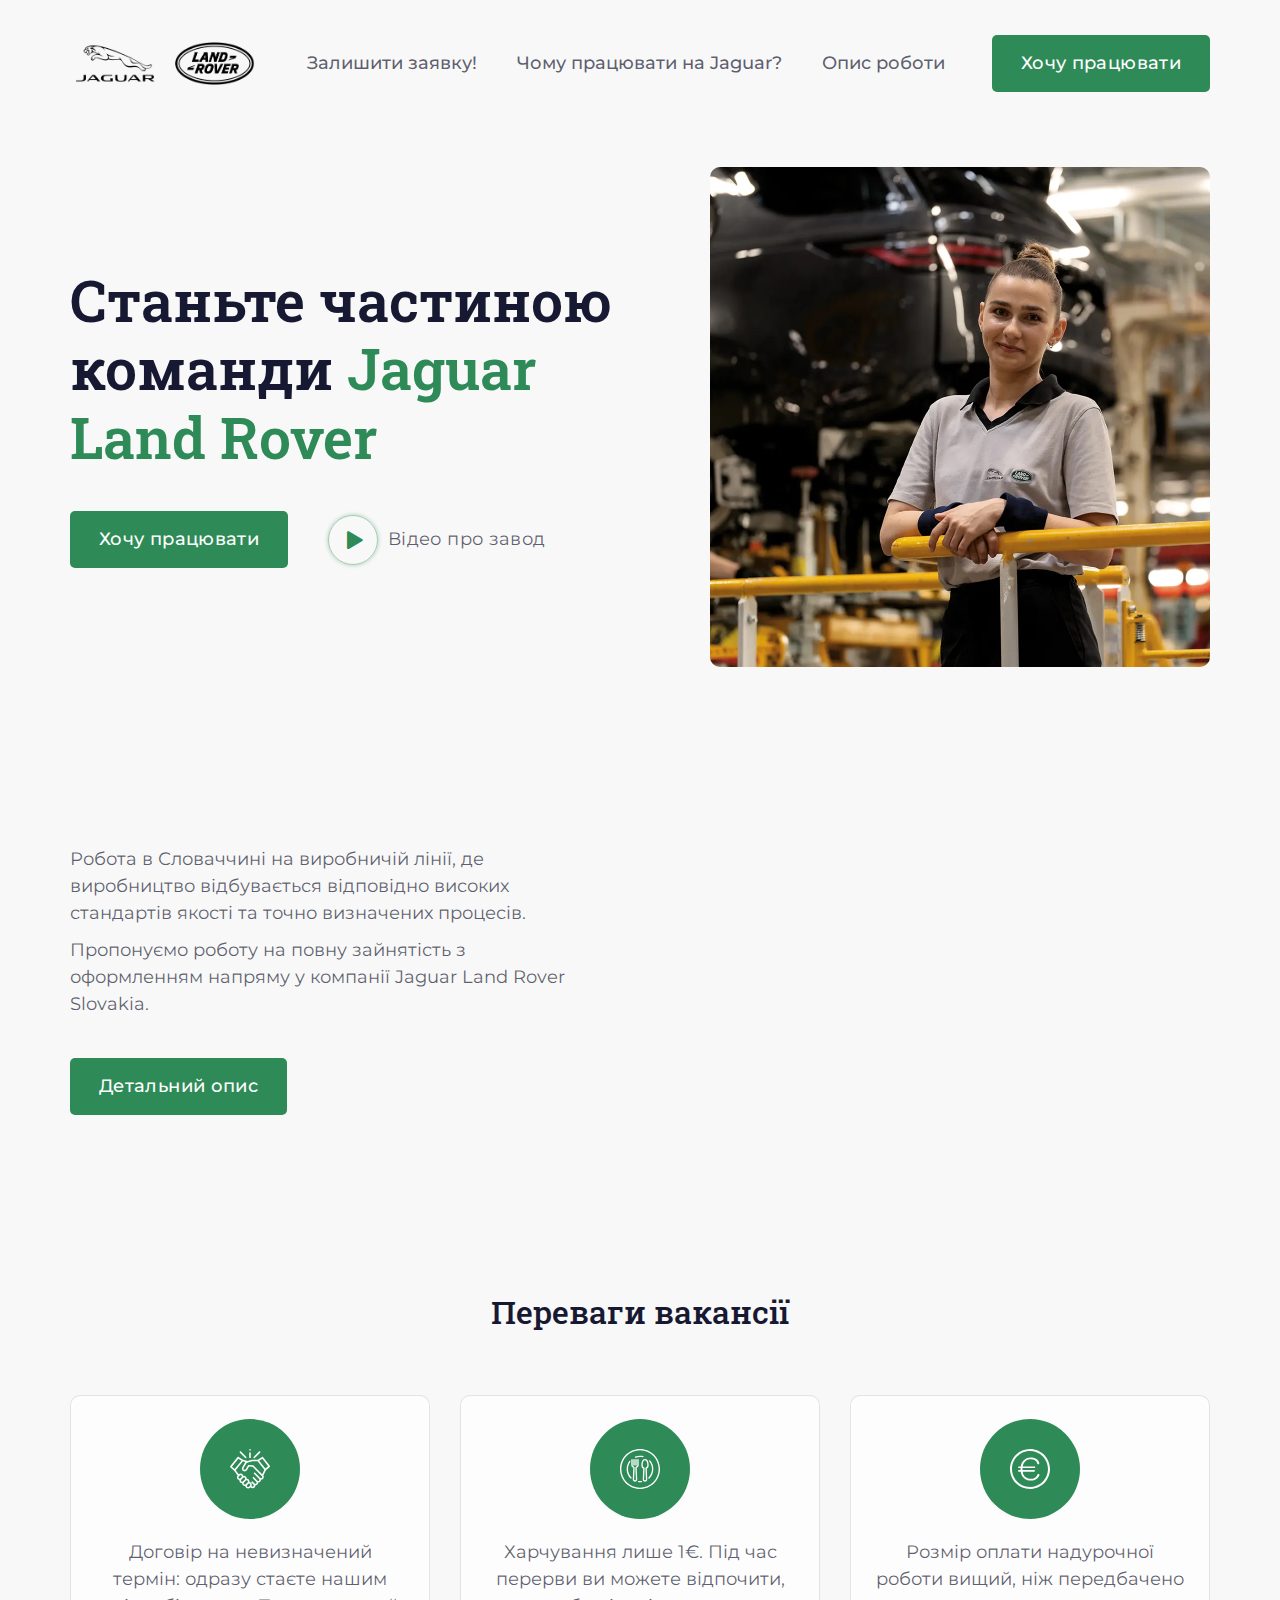
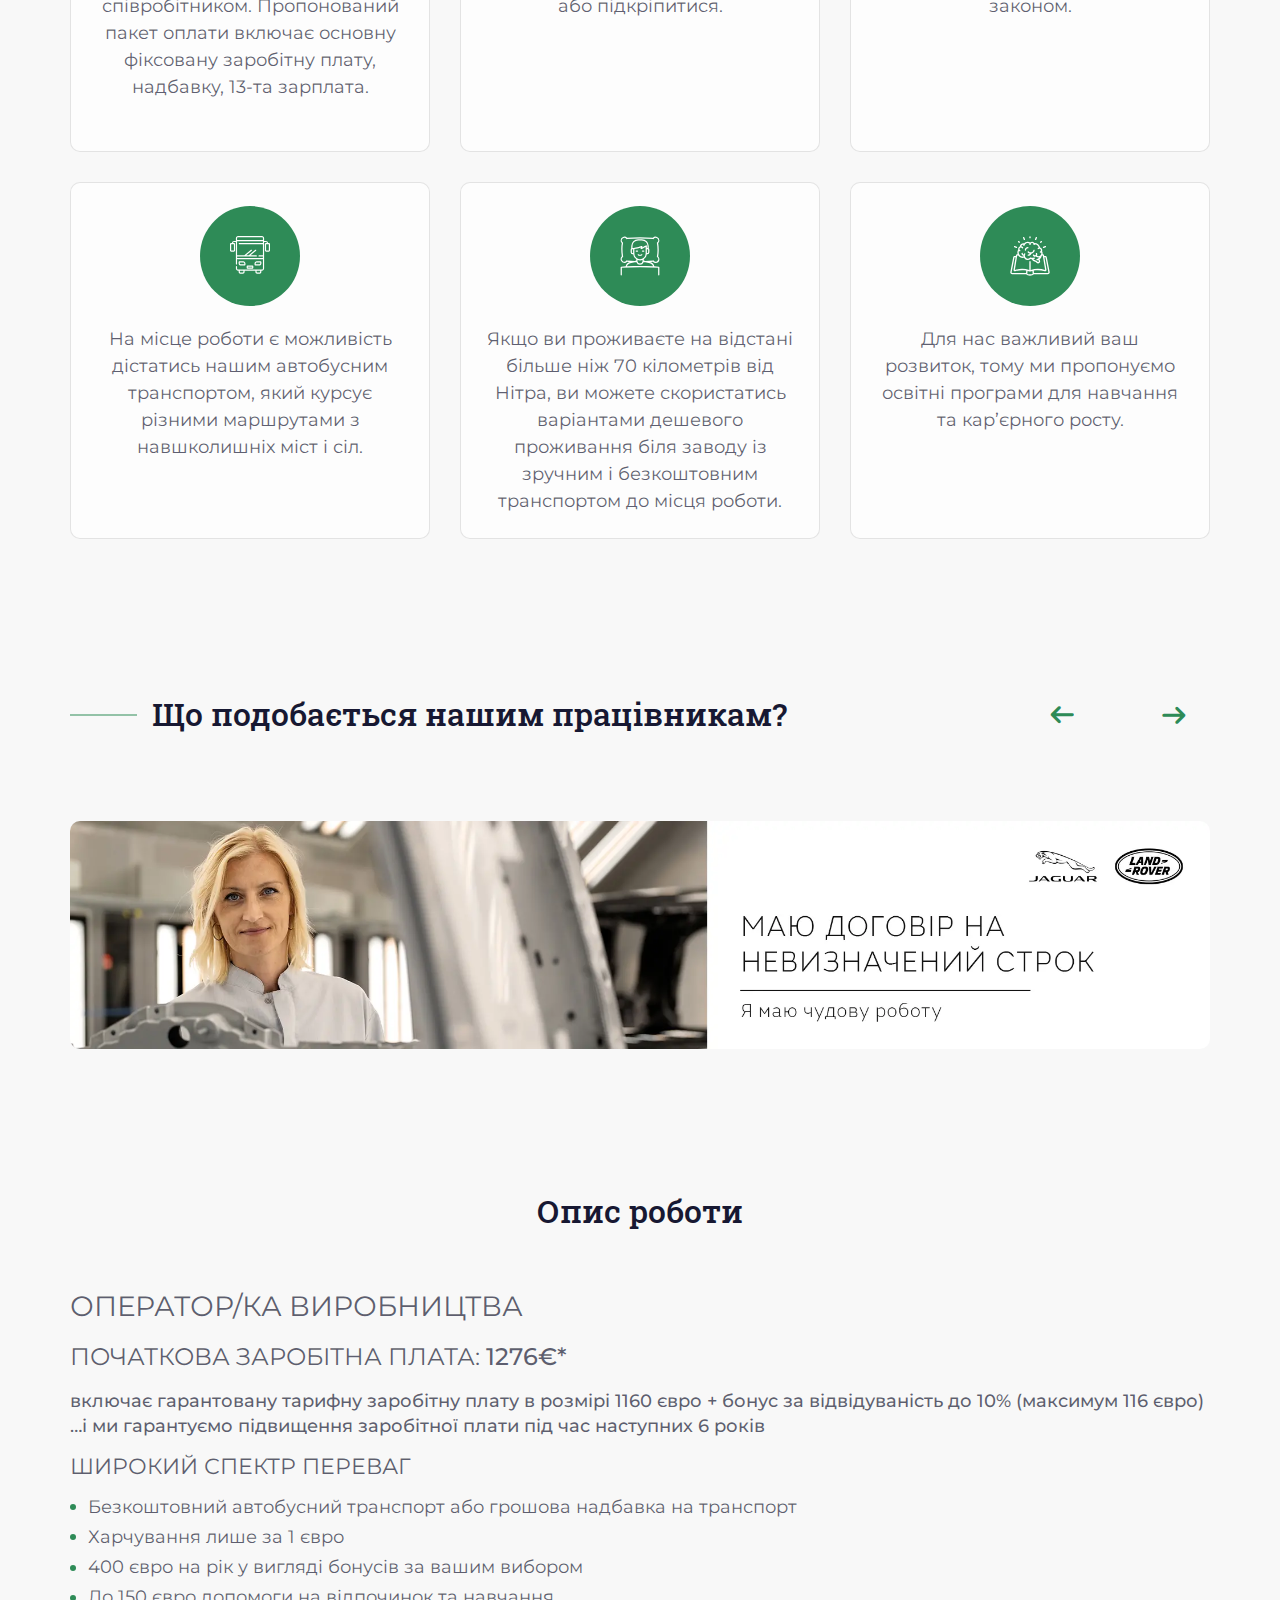
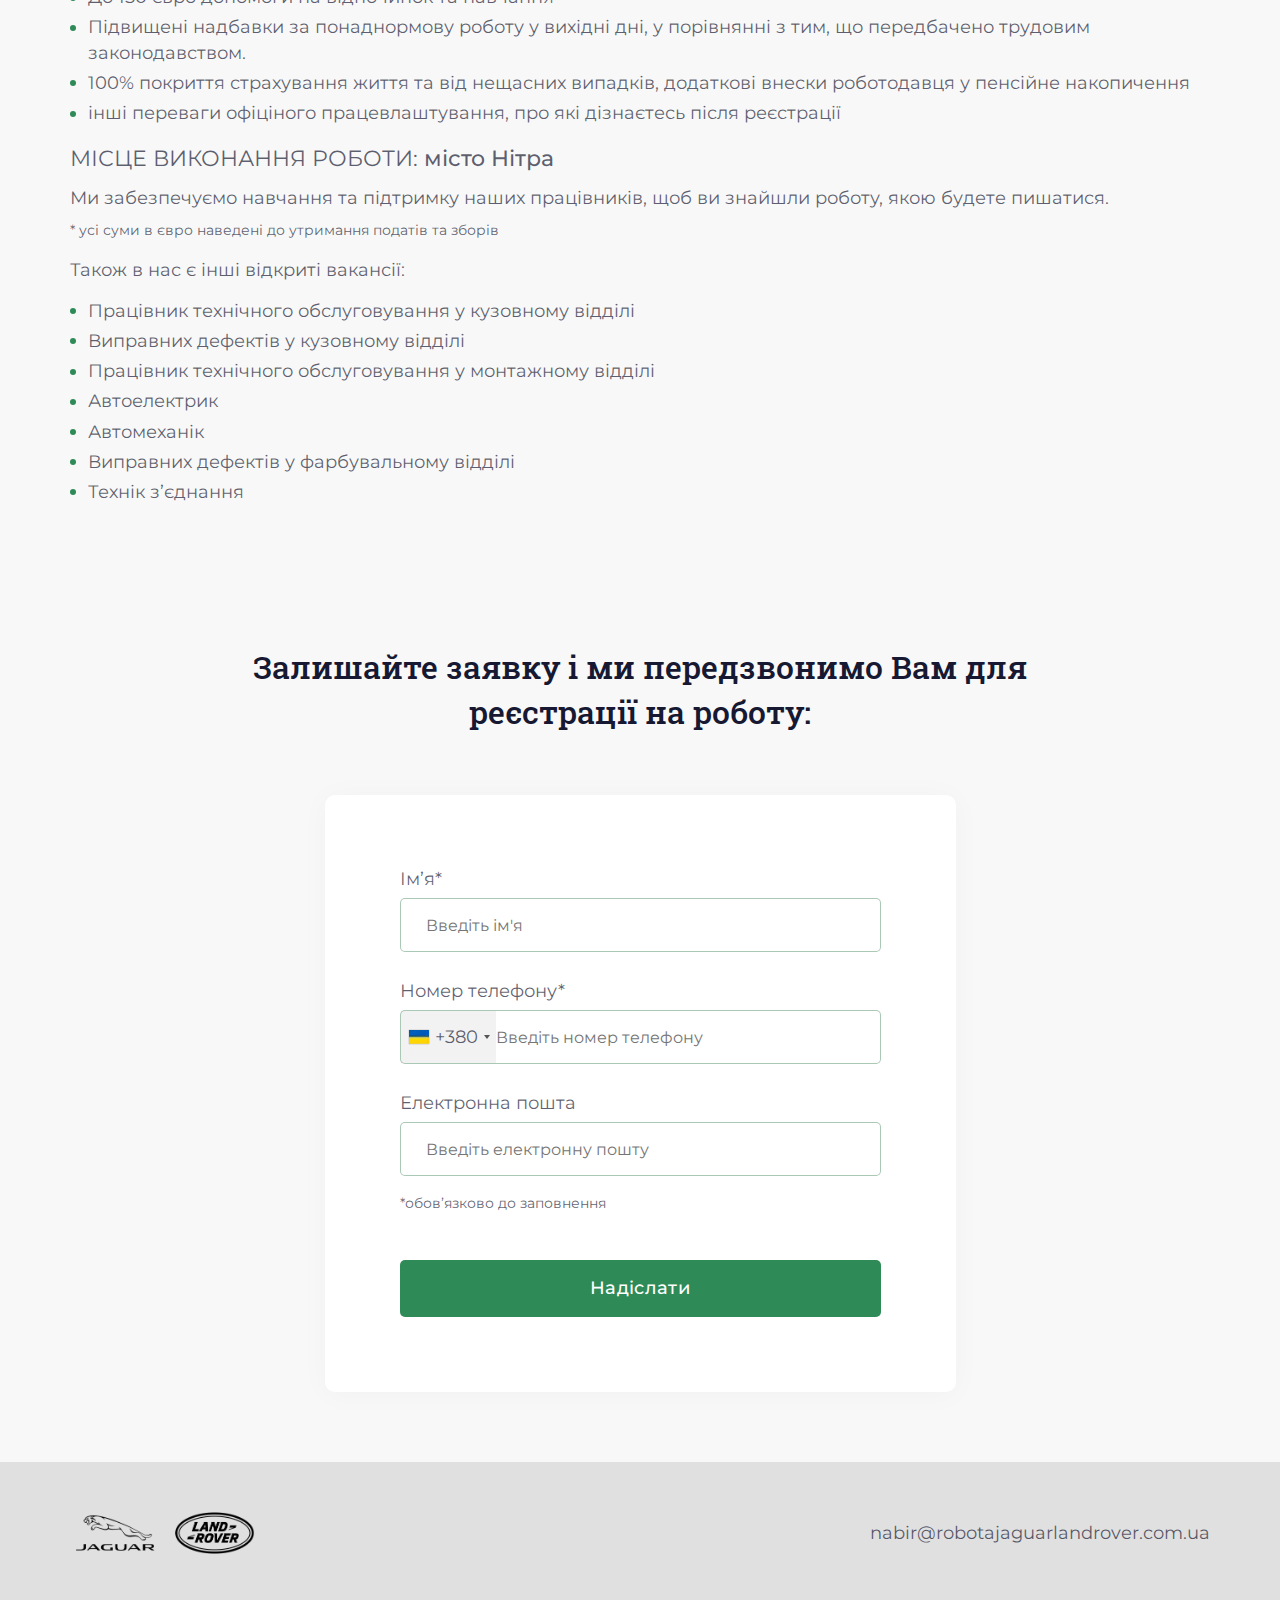
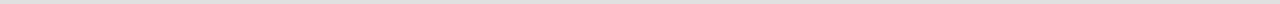
<file: index.html>
<!DOCTYPE html>
<html lang="uk">

<head>
	<title>Робота в Словаччині на Jaguar Land Rover robotajaguarlandrover.com.ua</title>
	<meta charset="UTF-8">
	<meta name="format-detection" content="telephone=no">
	<!-- <style>body{opacity: 0;}</style> -->
	<link rel="stylesheet" href="css/style.min.css?_v=20221116000420">
	<!-- <meta name="robots" content="noindex, nofollow"> -->

	<meta name="viewport" content="width=device-width, initial-scale=1.0">
</head>

<body>
	<div class="wrapper">
		<header data-lp class="header">
			<div class="header__container">
				<a href="" class="header__logo"><picture><source srcset="img/cropped-JLR-logo.webp" type="image/webp"><img src="img/cropped-JLR-logo.png" alt="Логотип Jaguar Land Rover"></picture></a>
				<div class="header__menu menu">
					<nav class="menu__body">
						<ul class="menu__list">
							<li class="menu__item"><a href="" data-goto-header data-goto=".want-work" class="menu__link">Залишити
									заявку!</a></li>
							<li class="menu__item"><a href="" data-goto-header data-goto=".advantages" class="menu__link">Чому
									працювати на Jaguar?</a></li>
							<li class="menu__item"><a href="" data-goto-header data-goto=".work-description" class="menu__link">Опис
									роботи</a></li>
						</ul>
					</nav>
				</div>
				<div class="header__actions">
					<button data-goto-header data-goto=".want-work" data-da=".menu__body, 479.98" type="button" class="header__button button">Хочу працювати</button>
					<button type="button" class="header__icon icon-menu"><span></span></button>
				</div>
		</header>
		<main class="page">
			<section class="page__mian-block main-block">
				<div class="main-block__container">
					<div class="main-block__content">
						<h1 class="main-block__title">Станьте частиною команди <span>Jaguar Land Rover</span></h1>
						<div class="main-block__buttons">
							<button data-goto-header data-goto=".want-work" type="button" class="main-block__button button">Хочу працювати</button>
							<a href="https://www.youtube.com/watch?v=NEhsQ5lwHX8" target="_blank" class="main-block__video _icon-play">Відео про завод</a>
						</div>
					</div>
					<div class="main-block__image">
						<picture><source srcset="img/1.webp" type="image/webp"><img src="img/1.png" alt="Щаслива працівниця заводу Jaguar Land Rover"></picture>
					</div>
				</div>
			</section>
			<div class="page__about-work about-work">
				<div class="about-work__container">
					<div class="about-work__content">
						<div class="about-work__text">
							<p>Робота в Словаччині на виробничій лінії, де виробництво відбувається відповідно високих
								стандартів якості та точно визначених процесів.</p>
							<p>Пропонуємо роботу на повну зайнятість з оформленням напряму у компанії Jaguar Land Rover
								Slovakia.</p>
						</div>
						<button data-goto-header data-goto=".work-description" class="about-work__button button">Детальний
							опис</button>
					</div>
					<div class="about-work__video">
						<iframe src="https://www.youtube.com/embed/NEhsQ5lwHX8" title="YouTube video player" frameborder="0" allow="accelerometer; autoplay; clipboard-write; encrypted-media; gyroscope; picture-in-picture" allowfullscreen></iframe>
					</div>
				</div>
			</div>
			<section class="page__advantages advantages">
				<div class="advantages__container">
					<h2 class="advantages__title">Переваги вакансії</h2>
					<div class="advantages__cards">
						<article class="advantages__card card-advantages">
							<div class="card-advantages__icon">
								<img src="img/handshake-1.svg" alt="рукостискання">
							</div>
							<div class="card-advantages__text">
								<p>Договір на невизначений термін: одразу стаєте нашим співробітником. Пропонований
									пакет оплати включає основну фіксовану заробітну плату, надбавку, 13-та зарплата.</p>
							</div>
						</article>
						<article class="advantages__card card-advantages">
							<div class="card-advantages__icon">
								<img src="img/dish.svg" alt="їжа">
							</div>
							<div class="card-advantages__text">
								<p>Харчування лише 1€. Під час перерви ви можете відпочити, або підкріпитися.</p>
							</div>
						</article>
						<article class="advantages__card card-advantages">
							<div class="card-advantages__icon">
								<img src="img/euro-1.svg" alt="євро">
							</div>
							<div class="card-advantages__text">
								<p>Розмір оплати надурочної роботи вищий, ніж передбачено законом.</p>
							</div>
						</article>
						<article class="advantages__card card-advantages">
							<div class="card-advantages__icon">
								<img src="img/bus.svg" alt="Бус">
							</div>
							<div class="card-advantages__text">
								<p>На місце роботи є можливість дістатись нашим автобусним транспортом, який курсує різними
									маршрутами з навшколишніх міст і сіл.</p>
							</div>
						</article>
						<article class="advantages__card card-advantages">
							<div class="card-advantages__icon">
								<img src="img/sleeping.svg" alt="Сон">
							</div>
							<div class="card-advantages__text">
								<p>Якщо ви проживаєте на відстані більше ніж 70 кілометрів від Нітра, ви можете скористатись
									варіантами дешевого проживання біля заводу із зручним і безкоштовним транспортом до місця
									роботи.</p>
							</div>
						</article>
						<article class="advantages__card card-advantages">
							<div class="card-advantages__icon">
								<img src="img/book.svg" alt="Освіта">
							</div>
							<div class="card-advantages__text">
								<p>Для нас важливий ваш розвиток, тому ми пропонуємо освітні програми для навчання та кар’єрного
									росту.</p>
							</div>
						</article>
					</div>
				</div>
			</section>
			<section class="page__reviews reviews">
				<div class="reviews__container">
					<div class="reviews__header">
						<h2 class="reviews__title">Що подобається нашим працівникам?</h2>
						<div data-da=".reviews__container, 767.98" class="reviews__navigation">
							<button class="reviews__arrow reviews__arrow_left _icon-arrow"></button>
							<button class="reviews__arrow reviews__arrow_right _icon-arrow"></button>
						</div>
					</div>
					<!-- Оболочка слайдера -->
					<div class="reviews__slider swiper">
						<!-- Двигающееся часть слайдера -->
						<div class="reviews__wrapper swiper-wrapper">
							<!-- Слайд -->
							<div class="reviews__slide swiper-slide">
								<picture><source srcset="img/1_UA.webp" type="image/webp"><img src="img/1_UA.png" alt="Щасливий працівник"></picture>
							</div>
							<div class="reviews__slide swiper-slide">
								<picture><source srcset="img/2_UA.webp" type="image/webp"><img src="img/2_UA.png" alt="Щасливий працівник"></picture>
							</div>
							<div class="reviews__slide swiper-slide">
								<picture><source srcset="img/3_UA.webp" type="image/webp"><img src="img/3_UA.png" alt="Щасливий працівник"></picture>
							</div>
							<div class="reviews__slide swiper-slide">
								<picture><source srcset="img/4_UA.webp" type="image/webp"><img src="img/4_UA.png" alt="Щасливий працівник"></picture>
							</div>
							<div class="reviews__slide swiper-slide">
								<picture><source srcset="img/5_UA.webp" type="image/webp"><img src="img/5_UA.png" alt="Щасливий працівник"></picture>
							</div>
						</div>
					</div>
				</div>
			</section>
			<section class="page__work-description work-description">
				<div class="work-description__container">
					<h2 class="work-description__title">Опис роботи</h2>
					<div class="work-description__content">
						<p class="work-description__position">ОПЕРАТОР/КА ВИРОБНИЦТВА</p>
						<p class="work-description__salary">ПОЧАТКОВА ЗАРОБІТНА ПЛАТА: <span>1276€*</span></p>
						<p class="work-description__info">включає гарантовану тарифну заробітну плату в розмірі 1160 євро
							+ бонус за відвідуваність до 10% (максимум 116 євро)
							…і ми гарантуємо підвищення заробітної плати під час наступних 6 років
						</p>
						<p class="work-description__label">ШИРОКИЙ СПЕКТР ПЕРЕВАГ</p>
						<ul class="work-description__list">
							<li class="work-description__item">Безкоштовний автобусний транспорт або грошова надбавка на
								транспорт</li>
							<li class="work-description__item">Харчування лише за 1 євро</li>
							<li class="work-description__item">400 євро на рік у вигляді бонусів за вашим вибором</li>
							<li class="work-description__item">До 150 євро допомоги на відпочинок та навчання</li>
							<li class="work-description__item">Підвищені надбавки за понаднормову роботу у вихідні дні, у
								порівнянні з тим, що передбачено трудовим законодавством.</li>
							<li class="work-description__item">100% покриття страхування життя та від нещасних випадків,
								додаткові внески роботодавця у пенсійне накопичення</li>
							<li class="work-description__item">інші переваги офіціного працевлаштування, про які дізнаєтесь
								після реєстрації </li>
						</ul>
						<p class="work-description__place">МІСЦЕ ВИКОНАННЯ РОБОТИ: <span>місто Нітра</span></p>
						<p class="work-description__text">Ми забезпечуємо навчання та підтримку наших працівників, щоб ви
							знайшли роботу, якою будете пишатися.</p>
						<p class="work-description__star">* усі суми в євро наведені до утримання податів та зборів</p>
						<p class="work-description__text">Також в нас є інші відкриті вакансії:</p>
						<ul class="work-description__list">
							<li class="work-description__item">Працівник технічного обслуговування у кузовному відділі</li>
							<li class="work-description__item">Виправних дефектів у кузовному відділі</li>
							<li class="work-description__item">Працівник технічного обслуговування у монтажному відділі</li>
							<li class="work-description__item">Автоелектрик</li>
							<li class="work-description__item">Автомеханік</li>
							<li class="work-description__item">Виправних дефектів у фарбувальному відділі</li>
							<li class="work-description__item">Технік з’єднання</li>
						</ul>

					</div>
				</div>
			</section>
			<section class="page__want-work want-work">
				<div class="want-work__container">
					<h2 class="want-work__title">Залишайте заявку і ми передзвонимо Вам для реєстрації на роботу:</h2>
					<div class="want-work__form">
						<form data-dev data-popup-message="#popup" action="" class="form">
							<div class="form__line">
								<label for="name" class="form__label">Ім’я*</label>
								<input data-required data-validate id="name" autocomplete="off" type="text" name="form[name]" data-error="Введіть ім'я" placeholder="Введіть ім'я" class="form__input">
							</div>
							<div class="form__line">
								<label for="phone" class="form__label">Номер телефону*</label>
								<div class="form__inner">
									<input data-required data-validate id="phone" autocomplete="off" type="tel" name="form[phone]" data-error="Введіть номер телефону" placeholder="Введіть номер телефону" class="form__input">
								</div>
							</div>
							<div class="form__line">
								<label for="email" class="form__label">Електронна пошта</label>
								<input id="email" autocomplete="off" type="email" name="form[email]" data-error="Ошибка" placeholder="Введіть електронну пошту" class="form__input">
							</div>
							<div class="form__line">
								<p class="form__text">*обов’язково до заповнення</p>
							</div>
							<button type="submit" class="form__button button">Надіслати</button>
						</form>
					</div>

				</div>
			</section>
		</main>
		<footer class="footer">
			<div class="footer__container">
				<a href="" class="footer__logo">
					<picture><source srcset="img/cropped-JLR-logo.webp" type="image/webp"><img src="img/cropped-JLR-logo.png" alt="Логотип Jaguar Land Rover"></picture>
				</a>
				<a href="mailto:nabir@robotajaguarlandrover.com.ua" class="footer__mail">nabir@robotajaguarlandrover.com.ua</a>
			</div>
		</footer>
	</div>
	<div id="popup" aria-hidden="true" class="popup">
		<div class="popup__wrapper">
			<div class="popup__content">
				<button data-close type="button" class="popup__close">Закрити</button>
				<div class="popup__text">
					Ваша заявка успішно прийнята, ми зателефонуємо Вам найближчим часом!
				</div>
			</div>
		</div>
	</div>
	<script src="js/app.min.js?_v=20221116000420"></script>


</body>

</html>
</file>
<file: css/style.min.css>
@charset "UTF-8";@import url(https://fonts.googleapis.com/css?family=Montserrat:regular,500&display=swap);@import url(https://fonts.googleapis.com/css?family=Roboto+Slab:500,600&display=swap);@font-face{font-family:icons;font-display:swap;src:url(../fonts/icons.woff2) format("woff2"),url(../fonts/icons.woff) format("woff");font-weight:400;font-style:normal}[class*=_icon-]:before{font-family:icons;font-style:normal;font-weight:400;font-variant:normal;text-transform:none;line-height:1;-webkit-font-smoothing:antialiased;-moz-osx-font-smoothing:grayscale}[class*=_icon-]:before{display:block}._icon-arrow:before{content:"\e900"}._icon-play:before{content:"\e901"}._icon-play-border:before{content:"\e902"}._icon-qoute:before{content:"\e903"}*{padding:0;margin:0;border:0}*,:after,:before{-webkit-box-sizing:border-box;box-sizing:border-box}body,html{height:100%;min-width:320px}body{color:rgba(23,24,50,.7);line-height:1;font-family:Montserrat;font-size:1.125rem;-ms-text-size-adjust:100%;-moz-text-size-adjust:100%;-webkit-text-size-adjust:100%;-webkit-font-smoothing:antialiased;-moz-osx-font-smoothing:grayscale}button,input,textarea{font-family:Montserrat;font-size:inherit}button{cursor:pointer;color:inherit;background-color:inherit}a{color:inherit;text-decoration:none}ul li{list-style:none}img{vertical-align:top}h1,h2,h3,h4,h5,h6{font-weight:inherit;font-size:inherit}body{background:#f8f8f8}.lock body{overflow:hidden;-ms-touch-action:none;touch-action:none;-ms-scroll-chaining:none;overscroll-behavior:none}.wrapper{min-height:100%;display:-webkit-box;display:-ms-flexbox;display:flex;-webkit-box-orient:vertical;-webkit-box-direction:normal;-ms-flex-direction:column;flex-direction:column;overflow:hidden}.wrapper>main{-webkit-box-flex:1;-ms-flex:1 1 auto;flex:1 1 auto}.wrapper>*{min-width:0}[class*=__container]{max-width:73.125rem;margin:0 auto;padding:0 .9375rem}.button{display:-webkit-inline-box;display:-ms-inline-flexbox;display:inline-flex;-webkit-box-pack:center;-ms-flex-pack:center;justify-content:center;padding:15px 29px;border-radius:5px;font-weight:500;line-height:150%;letter-spacing:.02em;color:#fff;text-align:center;background-color:#2e8b57;-webkit-transition:all .3s ease 0s;-o-transition:all .3s ease 0s;transition:all .3s ease 0s}.button._fw{width:100%}body::after{content:"";background-color:rgba(0,0,0,.5);position:fixed;width:100%;height:100%;top:0;left:0;opacity:0;-webkit-transition:opacity .8s ease 0s;-o-transition:opacity .8s ease 0s;transition:opacity .8s ease 0s;pointer-events:none;z-index:149}.popup-show body::after{opacity:1}.popup{position:fixed;top:0;left:0;bottom:0;right:0;padding:30px 10px;-webkit-transition:visibility .8s ease 0s;-o-transition:visibility .8s ease 0s;transition:visibility .8s ease 0s;visibility:hidden;pointer-events:none}.popup_show{z-index:150;visibility:visible;overflow:auto;pointer-events:auto}.popup_show .popup__content{visibility:visible;-webkit-transform:scale(1);-ms-transform:scale(1);transform:scale(1)}.popup__wrapper{display:-webkit-box;display:-ms-flexbox;display:flex;-webkit-box-orient:vertical;-webkit-box-direction:normal;-ms-flex-direction:column;flex-direction:column;-webkit-box-align:center;-ms-flex-align:center;align-items:center;min-height:100%;-webkit-box-flex:1;-ms-flex:1 1 auto;flex:1 1 auto;width:100%;display:flex;-webkit-box-pack:center;-ms-flex-pack:center;justify-content:center;align-items:center}.popup__content{visibility:hidden;-webkit-transform:scale(0);-ms-transform:scale(0);transform:scale(0);-webkit-transition:-webkit-transform .3s ease 0s;transition:-webkit-transform .3s ease 0s;-o-transition:transform .3s ease 0s;transition:transform .3s ease 0s;transition:transform .3s ease 0s,-webkit-transform .3s ease 0s;background-color:#eee;padding:20px;width:100%;max-width:500px;border-radius:20px;display:-webkit-box;display:-ms-flexbox;display:flex;-webkit-box-orient:vertical;-webkit-box-direction:normal;-ms-flex-direction:column;flex-direction:column}.lock .popup__content{visibility:visible}.popup__close{-ms-flex-item-align:end;align-self:flex-end}.popup__text{line-height:150%;-ms-flex-item-align:center;-ms-grid-row-align:center;align-self:center;max-width:500px;text-align:center;padding-bottom:50px}[class*=-ibg]{position:relative}[class*=-ibg] img{position:absolute;width:100%;height:100%;top:0;left:0;-o-object-fit:cover;object-fit:cover}[class*=-ibg_contain] img{-o-object-fit:contain;object-fit:contain}.header{position:fixed;width:100%;top:0;left:0;z-index:50}.header::before{content:"";position:absolute;top:0;left:0;background-color:#f8f8f8;height:100%;width:100%}.header._header-scroll::before{background-color:#e0e0e0}.header__container{min-height:7.9375rem;overflow:hidden;display:-ms-grid;display:grid;-ms-grid-columns:190px 1fr auto;grid-template-columns:190px 1fr auto;justify-items:center;-webkit-box-align:center;-ms-flex-align:center;align-items:center;gap:.9375rem;padding-top:.625rem;padding-bottom:.625rem;position:relative;-webkit-transition:min-height .3s ease 0s;-o-transition:min-height .3s ease 0s;transition:min-height .3s ease 0s}._header-scroll .header__container{min-height:4.8125rem}.header__container::before{content:"";position:absolute;z-index:1;width:100%;height:100%;left:100%;top:0;background-color:#e0e0e0;-webkit-transition:left .3s ease 0s;-o-transition:left .3s ease 0s;transition:left .3s ease 0s}.menu-open .header__container::before{left:0}.header__logo{position:relative;z-index:2}.header__logo img{max-width:100%}.header__actions{display:-webkit-box;display:-ms-flexbox;display:flex;-webkit-box-align:center;-ms-flex-align:center;align-items:center;-webkit-box-pack:center;-ms-flex-pack:center;justify-content:center;gap:.9375rem}.header__button{position:relative;z-index:2}.header__icon{-webkit-box-flex:0;-ms-flex:0 0 30px;flex:0 0 30px}.menu__list{display:-webkit-box;display:-ms-flexbox;display:flex;-ms-flex-wrap:wrap;flex-wrap:wrap;-webkit-box-align:center;-ms-flex-align:center;align-items:center;-webkit-box-pack:center;-ms-flex-pack:center;justify-content:center;text-align:center;row-gap:.9375rem}.menu__link{font-weight:500;line-height:160%;color:rgba(23,24,50,.7);position:relative;-webkit-transition:color .3s ease 0s;-o-transition:color .3s ease 0s;transition:color .3s ease 0s}.menu__link::before{content:"";position:absolute;left:-5%;bottom:-.9375rem;height:1px;width:0%;background-color:#2e8b57;-webkit-transition:width .3s ease 0s;-o-transition:width .3s ease 0s;transition:width .3s ease 0s}.icon-menu{display:none}.footer{background-color:#e0e0e0}.footer__container{display:-ms-grid;display:grid;-ms-grid-columns:190px auto;grid-template-columns:190px auto;gap:.9375rem;-webkit-box-align:center;-ms-flex-align:center;align-items:center;-webkit-box-pack:justify;-ms-flex-pack:justify;justify-content:space-between}.footer__logo{max-width:15.625rem}.footer__logo img{max-width:100%}.iti{position:relative;display:inline-block;width:100%}.iti *{-webkit-box-sizing:border-box;box-sizing:border-box;-moz-box-sizing:border-box}.iti__hide{display:none}.iti__v-hide{visibility:hidden}.iti input,.iti input[type=tel],.iti input[type=text]{position:relative;z-index:0;margin-top:0!important;margin-bottom:0!important;margin-right:0}.iti__flag-container{position:absolute;top:0;bottom:0;right:0;padding:1px}.iti__selected-flag{z-index:1;position:relative;display:-webkit-box;display:-ms-flexbox;display:flex;-webkit-box-align:center;-ms-flex-align:center;align-items:center;height:100%;padding:0 6px 0 8px}.iti__arrow{margin-left:6px;width:0;height:0;border-left:3px solid transparent;border-right:3px solid transparent;border-top:4px solid #555}.iti__arrow--up{border-top:none;border-bottom:4px solid #555}.iti__country-list{position:absolute;z-index:2;list-style:none;text-align:left;padding:0;margin:0 0 0 -1px;-webkit-box-shadow:1px 1px 4px rgba(0,0,0,.2);box-shadow:1px 1px 4px rgba(0,0,0,.2);background-color:#fff;border:1px solid #ccc;white-space:nowrap;max-height:200px;overflow-y:scroll;-webkit-overflow-scrolling:touch}.iti__country-list--dropup{bottom:100%;margin-bottom:-1px}.iti__flag-box{display:inline-block;width:20px}.iti__divider{padding-bottom:5px;margin-bottom:5px;border-bottom:1px solid #ccc}.iti__country{padding:5px 10px;outline:0}.iti__dial-code{color:#999}.iti__country.iti__highlight{background-color:rgba(0,0,0,.05)}.iti__country-name,.iti__dial-code,.iti__flag-box{vertical-align:middle}.iti__country-name,.iti__flag-box{margin-right:6px}.iti--allow-dropdown input,.iti--allow-dropdown input[type=tel],.iti--allow-dropdown input[type=text],.iti--separate-dial-code input,.iti--separate-dial-code input[type=tel],.iti--separate-dial-code input[type=text]{padding-left:52px;margin-left:0}.iti--allow-dropdown .iti__flag-container,.iti--separate-dial-code .iti__flag-container{right:auto;left:0}.iti--allow-dropdown .iti__flag-container:hover{cursor:pointer}.iti--allow-dropdown .iti__flag-container:hover .iti__selected-flag{background-color:rgba(0,0,0,.05)}.iti--allow-dropdown input[disabled]+.iti__flag-container:hover,.iti--allow-dropdown input[readonly]+.iti__flag-container:hover{cursor:default}.iti--allow-dropdown input[disabled]+.iti__flag-container:hover .iti__selected-flag,.iti--allow-dropdown input[readonly]+.iti__flag-container:hover .iti__selected-flag{background-color:transparent}.iti--separate-dial-code .iti__selected-flag{background-color:rgba(0,0,0,.05)}.iti--separate-dial-code .iti__selected-dial-code{margin-left:6px}.iti--container{position:absolute;top:-1000px;left:-1000px;z-index:1060;padding:1px}.iti--container:hover{cursor:pointer}.iti-mobile .iti--container{top:30px;bottom:30px;left:30px;right:30px;position:fixed}.iti-mobile .iti__country-list{max-height:100%;width:100%}.iti-mobile .iti__country{padding:10px 10px;line-height:1.5em}.iti__flag{width:20px}.iti__flag.iti__be{width:18px}.iti__flag.iti__ch{width:15px}.iti__flag.iti__mc{width:19px}.iti__flag.iti__ne{width:18px}.iti__flag.iti__np{width:13px}.iti__flag.iti__va{width:15px}.iti__flag.iti__ac{height:10px;background-position:0 0}.iti__flag.iti__ad{height:14px;background-position:-22px 0}.iti__flag.iti__ae{height:10px;background-position:-44px 0}.iti__flag.iti__af{height:14px;background-position:-66px 0}.iti__flag.iti__ag{height:14px;background-position:-88px 0}.iti__flag.iti__ai{height:10px;background-position:-110px 0}.iti__flag.iti__al{height:15px;background-position:-132px 0}.iti__flag.iti__am{height:10px;background-position:-154px 0}.iti__flag.iti__ao{height:14px;background-position:-176px 0}.iti__flag.iti__aq{height:14px;background-position:-198px 0}.iti__flag.iti__ar{height:13px;background-position:-220px 0}.iti__flag.iti__as{height:10px;background-position:-242px 0}.iti__flag.iti__at{height:14px;background-position:-264px 0}.iti__flag.iti__au{height:10px;background-position:-286px 0}.iti__flag.iti__aw{height:14px;background-position:-308px 0}.iti__flag.iti__ax{height:13px;background-position:-330px 0}.iti__flag.iti__az{height:10px;background-position:-352px 0}.iti__flag.iti__ba{height:10px;background-position:-374px 0}.iti__flag.iti__bb{height:14px;background-position:-396px 0}.iti__flag.iti__bd{height:12px;background-position:-418px 0}.iti__flag.iti__be{height:15px;background-position:-440px 0}.iti__flag.iti__bf{height:14px;background-position:-460px 0}.iti__flag.iti__bg{height:12px;background-position:-482px 0}.iti__flag.iti__bh{height:12px;background-position:-504px 0}.iti__flag.iti__bi{height:12px;background-position:-526px 0}.iti__flag.iti__bj{height:14px;background-position:-548px 0}.iti__flag.iti__bl{height:14px;background-position:-570px 0}.iti__flag.iti__bm{height:10px;background-position:-592px 0}.iti__flag.iti__bn{height:10px;background-position:-614px 0}.iti__flag.iti__bo{height:14px;background-position:-636px 0}.iti__flag.iti__bq{height:14px;background-position:-658px 0}.iti__flag.iti__br{height:14px;background-position:-680px 0}.iti__flag.iti__bs{height:10px;background-position:-702px 0}.iti__flag.iti__bt{height:14px;background-position:-724px 0}.iti__flag.iti__bv{height:15px;background-position:-746px 0}.iti__flag.iti__bw{height:14px;background-position:-768px 0}.iti__flag.iti__by{height:10px;background-position:-790px 0}.iti__flag.iti__bz{height:14px;background-position:-812px 0}.iti__flag.iti__ca{height:10px;background-position:-834px 0}.iti__flag.iti__cc{height:10px;background-position:-856px 0}.iti__flag.iti__cd{height:15px;background-position:-878px 0}.iti__flag.iti__cf{height:14px;background-position:-900px 0}.iti__flag.iti__cg{height:14px;background-position:-922px 0}.iti__flag.iti__ch{height:15px;background-position:-944px 0}.iti__flag.iti__ci{height:14px;background-position:-961px 0}.iti__flag.iti__ck{height:10px;background-position:-983px 0}.iti__flag.iti__cl{height:14px;background-position:-1005px 0}.iti__flag.iti__cm{height:14px;background-position:-1027px 0}.iti__flag.iti__cn{height:14px;background-position:-1049px 0}.iti__flag.iti__co{height:14px;background-position:-1071px 0}.iti__flag.iti__cp{height:14px;background-position:-1093px 0}.iti__flag.iti__cr{height:12px;background-position:-1115px 0}.iti__flag.iti__cu{height:10px;background-position:-1137px 0}.iti__flag.iti__cv{height:12px;background-position:-1159px 0}.iti__flag.iti__cw{height:14px;background-position:-1181px 0}.iti__flag.iti__cx{height:10px;background-position:-1203px 0}.iti__flag.iti__cy{height:14px;background-position:-1225px 0}.iti__flag.iti__cz{height:14px;background-position:-1247px 0}.iti__flag.iti__de{height:12px;background-position:-1269px 0}.iti__flag.iti__dg{height:10px;background-position:-1291px 0}.iti__flag.iti__dj{height:14px;background-position:-1313px 0}.iti__flag.iti__dk{height:15px;background-position:-1335px 0}.iti__flag.iti__dm{height:10px;background-position:-1357px 0}.iti__flag.iti__do{height:14px;background-position:-1379px 0}.iti__flag.iti__dz{height:14px;background-position:-1401px 0}.iti__flag.iti__ea{height:14px;background-position:-1423px 0}.iti__flag.iti__ec{height:14px;background-position:-1445px 0}.iti__flag.iti__ee{height:13px;background-position:-1467px 0}.iti__flag.iti__eg{height:14px;background-position:-1489px 0}.iti__flag.iti__eh{height:10px;background-position:-1511px 0}.iti__flag.iti__er{height:10px;background-position:-1533px 0}.iti__flag.iti__es{height:14px;background-position:-1555px 0}.iti__flag.iti__et{height:10px;background-position:-1577px 0}.iti__flag.iti__eu{height:14px;background-position:-1599px 0}.iti__flag.iti__fi{height:12px;background-position:-1621px 0}.iti__flag.iti__fj{height:10px;background-position:-1643px 0}.iti__flag.iti__fk{height:10px;background-position:-1665px 0}.iti__flag.iti__fm{height:11px;background-position:-1687px 0}.iti__flag.iti__fo{height:15px;background-position:-1709px 0}.iti__flag.iti__fr{height:14px;background-position:-1731px 0}.iti__flag.iti__ga{height:15px;background-position:-1753px 0}.iti__flag.iti__gb{height:10px;background-position:-1775px 0}.iti__flag.iti__gd{height:12px;background-position:-1797px 0}.iti__flag.iti__ge{height:14px;background-position:-1819px 0}.iti__flag.iti__gf{height:14px;background-position:-1841px 0}.iti__flag.iti__gg{height:14px;background-position:-1863px 0}.iti__flag.iti__gh{height:14px;background-position:-1885px 0}.iti__flag.iti__gi{height:10px;background-position:-1907px 0}.iti__flag.iti__gl{height:14px;background-position:-1929px 0}.iti__flag.iti__gm{height:14px;background-position:-1951px 0}.iti__flag.iti__gn{height:14px;background-position:-1973px 0}.iti__flag.iti__gp{height:14px;background-position:-1995px 0}.iti__flag.iti__gq{height:14px;background-position:-2017px 0}.iti__flag.iti__gr{height:14px;background-position:-2039px 0}.iti__flag.iti__gs{height:10px;background-position:-2061px 0}.iti__flag.iti__gt{height:13px;background-position:-2083px 0}.iti__flag.iti__gu{height:11px;background-position:-2105px 0}.iti__flag.iti__gw{height:10px;background-position:-2127px 0}.iti__flag.iti__gy{height:12px;background-position:-2149px 0}.iti__flag.iti__hk{height:14px;background-position:-2171px 0}.iti__flag.iti__hm{height:10px;background-position:-2193px 0}.iti__flag.iti__hn{height:10px;background-position:-2215px 0}.iti__flag.iti__hr{height:10px;background-position:-2237px 0}.iti__flag.iti__ht{height:12px;background-position:-2259px 0}.iti__flag.iti__hu{height:10px;background-position:-2281px 0}.iti__flag.iti__ic{height:14px;background-position:-2303px 0}.iti__flag.iti__id{height:14px;background-position:-2325px 0}.iti__flag.iti__ie{height:10px;background-position:-2347px 0}.iti__flag.iti__il{height:15px;background-position:-2369px 0}.iti__flag.iti__im{height:10px;background-position:-2391px 0}.iti__flag.iti__in{height:14px;background-position:-2413px 0}.iti__flag.iti__io{height:10px;background-position:-2435px 0}.iti__flag.iti__iq{height:14px;background-position:-2457px 0}.iti__flag.iti__ir{height:12px;background-position:-2479px 0}.iti__flag.iti__is{height:15px;background-position:-2501px 0}.iti__flag.iti__it{height:14px;background-position:-2523px 0}.iti__flag.iti__je{height:12px;background-position:-2545px 0}.iti__flag.iti__jm{height:10px;background-position:-2567px 0}.iti__flag.iti__jo{height:10px;background-position:-2589px 0}.iti__flag.iti__jp{height:14px;background-position:-2611px 0}.iti__flag.iti__ke{height:14px;background-position:-2633px 0}.iti__flag.iti__kg{height:12px;background-position:-2655px 0}.iti__flag.iti__kh{height:13px;background-position:-2677px 0}.iti__flag.iti__ki{height:10px;background-position:-2699px 0}.iti__flag.iti__km{height:12px;background-position:-2721px 0}.iti__flag.iti__kn{height:14px;background-position:-2743px 0}.iti__flag.iti__kp{height:10px;background-position:-2765px 0}.iti__flag.iti__kr{height:14px;background-position:-2787px 0}.iti__flag.iti__kw{height:10px;background-position:-2809px 0}.iti__flag.iti__ky{height:10px;background-position:-2831px 0}.iti__flag.iti__kz{height:10px;background-position:-2853px 0}.iti__flag.iti__la{height:14px;background-position:-2875px 0}.iti__flag.iti__lb{height:14px;background-position:-2897px 0}.iti__flag.iti__lc{height:10px;background-position:-2919px 0}.iti__flag.iti__li{height:12px;background-position:-2941px 0}.iti__flag.iti__lk{height:10px;background-position:-2963px 0}.iti__flag.iti__lr{height:11px;background-position:-2985px 0}.iti__flag.iti__ls{height:14px;background-position:-3007px 0}.iti__flag.iti__lt{height:12px;background-position:-3029px 0}.iti__flag.iti__lu{height:12px;background-position:-3051px 0}.iti__flag.iti__lv{height:10px;background-position:-3073px 0}.iti__flag.iti__ly{height:10px;background-position:-3095px 0}.iti__flag.iti__ma{height:14px;background-position:-3117px 0}.iti__flag.iti__mc{height:15px;background-position:-3139px 0}.iti__flag.iti__md{height:10px;background-position:-3160px 0}.iti__flag.iti__me{height:10px;background-position:-3182px 0}.iti__flag.iti__mf{height:14px;background-position:-3204px 0}.iti__flag.iti__mg{height:14px;background-position:-3226px 0}.iti__flag.iti__mh{height:11px;background-position:-3248px 0}.iti__flag.iti__mk{height:10px;background-position:-3270px 0}.iti__flag.iti__ml{height:14px;background-position:-3292px 0}.iti__flag.iti__mm{height:14px;background-position:-3314px 0}.iti__flag.iti__mn{height:10px;background-position:-3336px 0}.iti__flag.iti__mo{height:14px;background-position:-3358px 0}.iti__flag.iti__mp{height:10px;background-position:-3380px 0}.iti__flag.iti__mq{height:14px;background-position:-3402px 0}.iti__flag.iti__mr{height:14px;background-position:-3424px 0}.iti__flag.iti__ms{height:10px;background-position:-3446px 0}.iti__flag.iti__mt{height:14px;background-position:-3468px 0}.iti__flag.iti__mu{height:14px;background-position:-3490px 0}.iti__flag.iti__mv{height:14px;background-position:-3512px 0}.iti__flag.iti__mw{height:14px;background-position:-3534px 0}.iti__flag.iti__mx{height:12px;background-position:-3556px 0}.iti__flag.iti__my{height:10px;background-position:-3578px 0}.iti__flag.iti__mz{height:14px;background-position:-3600px 0}.iti__flag.iti__na{height:14px;background-position:-3622px 0}.iti__flag.iti__nc{height:10px;background-position:-3644px 0}.iti__flag.iti__ne{height:15px;background-position:-3666px 0}.iti__flag.iti__nf{height:10px;background-position:-3686px 0}.iti__flag.iti__ng{height:10px;background-position:-3708px 0}.iti__flag.iti__ni{height:12px;background-position:-3730px 0}.iti__flag.iti__nl{height:14px;background-position:-3752px 0}.iti__flag.iti__no{height:15px;background-position:-3774px 0}.iti__flag.iti__np{height:15px;background-position:-3796px 0}.iti__flag.iti__nr{height:10px;background-position:-3811px 0}.iti__flag.iti__nu{height:10px;background-position:-3833px 0}.iti__flag.iti__nz{height:10px;background-position:-3855px 0}.iti__flag.iti__om{height:10px;background-position:-3877px 0}.iti__flag.iti__pa{height:14px;background-position:-3899px 0}.iti__flag.iti__pe{height:14px;background-position:-3921px 0}.iti__flag.iti__pf{height:14px;background-position:-3943px 0}.iti__flag.iti__pg{height:15px;background-position:-3965px 0}.iti__flag.iti__ph{height:10px;background-position:-3987px 0}.iti__flag.iti__pk{height:14px;background-position:-4009px 0}.iti__flag.iti__pl{height:13px;background-position:-4031px 0}.iti__flag.iti__pm{height:14px;background-position:-4053px 0}.iti__flag.iti__pn{height:10px;background-position:-4075px 0}.iti__flag.iti__pr{height:14px;background-position:-4097px 0}.iti__flag.iti__ps{height:10px;background-position:-4119px 0}.iti__flag.iti__pt{height:14px;background-position:-4141px 0}.iti__flag.iti__pw{height:13px;background-position:-4163px 0}.iti__flag.iti__py{height:11px;background-position:-4185px 0}.iti__flag.iti__qa{height:8px;background-position:-4207px 0}.iti__flag.iti__re{height:14px;background-position:-4229px 0}.iti__flag.iti__ro{height:14px;background-position:-4251px 0}.iti__flag.iti__rs{height:14px;background-position:-4273px 0}.iti__flag.iti__ru{height:14px;background-position:-4295px 0}.iti__flag.iti__rw{height:14px;background-position:-4317px 0}.iti__flag.iti__sa{height:14px;background-position:-4339px 0}.iti__flag.iti__sb{height:10px;background-position:-4361px 0}.iti__flag.iti__sc{height:10px;background-position:-4383px 0}.iti__flag.iti__sd{height:10px;background-position:-4405px 0}.iti__flag.iti__se{height:13px;background-position:-4427px 0}.iti__flag.iti__sg{height:14px;background-position:-4449px 0}.iti__flag.iti__sh{height:10px;background-position:-4471px 0}.iti__flag.iti__si{height:10px;background-position:-4493px 0}.iti__flag.iti__sj{height:15px;background-position:-4515px 0}.iti__flag.iti__sk{height:14px;background-position:-4537px 0}.iti__flag.iti__sl{height:14px;background-position:-4559px 0}.iti__flag.iti__sm{height:15px;background-position:-4581px 0}.iti__flag.iti__sn{height:14px;background-position:-4603px 0}.iti__flag.iti__so{height:14px;background-position:-4625px 0}.iti__flag.iti__sr{height:14px;background-position:-4647px 0}.iti__flag.iti__ss{height:10px;background-position:-4669px 0}.iti__flag.iti__st{height:10px;background-position:-4691px 0}.iti__flag.iti__sv{height:12px;background-position:-4713px 0}.iti__flag.iti__sx{height:14px;background-position:-4735px 0}.iti__flag.iti__sy{height:14px;background-position:-4757px 0}.iti__flag.iti__sz{height:14px;background-position:-4779px 0}.iti__flag.iti__ta{height:10px;background-position:-4801px 0}.iti__flag.iti__tc{height:10px;background-position:-4823px 0}.iti__flag.iti__td{height:14px;background-position:-4845px 0}.iti__flag.iti__tf{height:14px;background-position:-4867px 0}.iti__flag.iti__tg{height:13px;background-position:-4889px 0}.iti__flag.iti__th{height:14px;background-position:-4911px 0}.iti__flag.iti__tj{height:10px;background-position:-4933px 0}.iti__flag.iti__tk{height:10px;background-position:-4955px 0}.iti__flag.iti__tl{height:10px;background-position:-4977px 0}.iti__flag.iti__tm{height:14px;background-position:-4999px 0}.iti__flag.iti__tn{height:14px;background-position:-5021px 0}.iti__flag.iti__to{height:10px;background-position:-5043px 0}.iti__flag.iti__tr{height:14px;background-position:-5065px 0}.iti__flag.iti__tt{height:12px;background-position:-5087px 0}.iti__flag.iti__tv{height:10px;background-position:-5109px 0}.iti__flag.iti__tw{height:14px;background-position:-5131px 0}.iti__flag.iti__tz{height:14px;background-position:-5153px 0}.iti__flag.iti__ua{height:14px;background-position:-5175px 0}.iti__flag.iti__ug{height:14px;background-position:-5197px 0}.iti__flag.iti__um{height:11px;background-position:-5219px 0}.iti__flag.iti__un{height:14px;background-position:-5241px 0}.iti__flag.iti__us{height:11px;background-position:-5263px 0}.iti__flag.iti__uy{height:14px;background-position:-5285px 0}.iti__flag.iti__uz{height:10px;background-position:-5307px 0}.iti__flag.iti__va{height:15px;background-position:-5329px 0}.iti__flag.iti__vc{height:14px;background-position:-5346px 0}.iti__flag.iti__ve{height:14px;background-position:-5368px 0}.iti__flag.iti__vg{height:10px;background-position:-5390px 0}.iti__flag.iti__vi{height:14px;background-position:-5412px 0}.iti__flag.iti__vn{height:14px;background-position:-5434px 0}.iti__flag.iti__vu{height:12px;background-position:-5456px 0}.iti__flag.iti__wf{height:14px;background-position:-5478px 0}.iti__flag.iti__ws{height:10px;background-position:-5500px 0}.iti__flag.iti__xk{height:15px;background-position:-5522px 0}.iti__flag.iti__ye{height:14px;background-position:-5544px 0}.iti__flag.iti__yt{height:14px;background-position:-5566px 0}.iti__flag.iti__za{height:14px;background-position:-5588px 0}.iti__flag.iti__zm{height:14px;background-position:-5610px 0}.iti__flag.iti__zw{height:10px;background-position:-5632px 0}.no-webp .iti__flag{background-image:url(../img/flags.png)}.iti__flag{height:15px;-webkit-box-shadow:0 0 1px 0 #888;box-shadow:0 0 1px 0 #888;background-repeat:no-repeat;background-color:#dbdbdb;background-position:20px 0}.iti__flag.iti__np{background-color:transparent}.main-block{padding-top:10.4375rem}.main-block__container{display:-ms-grid;display:grid;-ms-grid-columns:49% 1fr;grid-template-columns:49% 1fr;-webkit-box-align:center;-ms-flex-align:center;align-items:center}.main-block__title{font-family:"Roboto Slab";font-weight:600;line-height:120%;color:#171832}.main-block__title span{color:#2e8b57}.main-block__buttons{display:-webkit-box;display:-ms-flexbox;display:flex;-webkit-box-align:center;-ms-flex-align:center;align-items:center}.main-block__video{line-height:150%;letter-spacing:.02em;display:-webkit-box;display:-ms-flexbox;display:flex;-webkit-box-orient:horizontal;-webkit-box-direction:reverse;-ms-flex-direction:row-reverse;flex-direction:row-reverse;-webkit-box-align:center;-ms-flex-align:center;align-items:center;gap:.625rem;position:relative}.main-block__video::after{content:"";-webkit-box-flex:0;-ms-flex:0 0 3.125rem;flex:0 0 3.125rem;width:3.125rem;height:3.125rem;border-radius:50%;border:1px solid rgba(46,139,86,.4);-webkit-box-shadow:0 0 4px 0 rgba(46,139,86,.4);box-shadow:0 0 4px 0 rgba(46,139,86,.4);-webkit-transition:-webkit-box-shadow .6s ease 0s;transition:-webkit-box-shadow .6s ease 0s;-o-transition:box-shadow .6s ease 0s;transition:box-shadow .6s ease 0s;transition:box-shadow .6s ease 0s,-webkit-box-shadow .6s ease 0s}.main-block__video::before{color:#2e8b57;background-color:transparent;position:absolute;left:27px;top:50%;-webkit-transform:translate(-50%,-50%);-ms-transform:translate(-50%,-50%);transform:translate(-50%,-50%);-webkit-transition:color .3s ease 0s;-o-transition:color .3s ease 0s;transition:color .3s ease 0s}.main-block__image{border-radius:.625rem;overflow:hidden;max-width:31.25rem;-ms-flex-item-align:start;-ms-grid-row-align:start;align-self:start}.main-block__image img{max-width:100%}.about-work__container{display:-ms-grid;display:grid;-ms-grid-columns:1fr 48%;grid-template-columns:1fr 48%;-webkit-box-align:center;-ms-flex-align:center;align-items:center}.about-work__text{line-height:150%;max-width:31.25rem}.about-work__text p:not(:last-child){margin-bottom:.625rem}.about-work__text:not(:last-child){margin-bottom:2.5rem}.about-work__video{-ms-flex-item-align:start;-ms-grid-row-align:start;align-self:start;position:relative;padding-bottom:60.5%;border-radius:10px;overflow:hidden}.about-work__video iframe{position:absolute;width:100%;height:100%;top:0;left:0;-o-object-fit:cover;object-fit:cover}.advantages__title{font-family:"Roboto Slab";font-weight:500;line-height:140%;color:#171832;text-align:center}.advantages__cards{display:-ms-grid;display:grid;-ms-grid-columns:(1fr)[3];grid-template-columns:repeat(3,1fr);gap:1.875rem;grid-auto-rows:1fr}.card-advantages{display:-webkit-box;display:-ms-flexbox;display:flex;-webkit-box-orient:vertical;-webkit-box-direction:normal;-ms-flex-direction:column;flex-direction:column;-webkit-box-align:center;-ms-flex-align:center;align-items:center;background:rgba(255,255,255,.7);border-radius:10px;border:1px solid rgba(0,0,0,.1);-webkit-transition:-webkit-box-shadow .3s ease 0s;transition:-webkit-box-shadow .3s ease 0s;-o-transition:box-shadow .3s ease 0s;transition:box-shadow .3s ease 0s;transition:box-shadow .3s ease 0s,-webkit-box-shadow .3s ease 0s}.card-advantages__icon{-webkit-box-flex:0;-ms-flex:0 0 100px;flex:0 0 100px;width:100px;height:100px;border-radius:50%;background-color:#2e8b57;display:-webkit-box;display:-ms-flexbox;display:flex;-webkit-box-pack:center;-ms-flex-pack:center;justify-content:center;-webkit-box-align:center;-ms-flex-align:center;align-items:center;-webkit-transition:background-color .3s ease 0s;-o-transition:background-color .3s ease 0s;transition:background-color .3s ease 0s}.card-advantages__icon img{width:40px;height:40px;max-width:100%}.card-advantages__icon:not(:last-child){margin-bottom:1.25rem}.card-advantages__text{line-height:150%;text-align:center}.card-advantages__text span{font-weight:500}.reviews__header{display:-webkit-box;display:-ms-flexbox;display:flex;-webkit-box-align:center;-ms-flex-align:center;align-items:center;gap:1.25rem;-webkit-box-pack:justify;-ms-flex-pack:justify;justify-content:space-between}.reviews__title{font-family:"Roboto Slab";font-weight:500;line-height:140%;color:#171832;position:relative}.reviews__title::before{content:"";height:.0625rem;width:9.4%;position:absolute;top:50%;left:0;background-color:#2e8b57;-webkit-transform:translate(0,-50%);-ms-transform:translate(0,-50%);transform:translate(0,-50%)}.reviews__navigation{display:-webkit-box;display:-ms-flexbox;display:flex;-webkit-box-align:center;-ms-flex-align:center;align-items:center;-webkit-box-pack:center;-ms-flex-pack:center;justify-content:center;gap:2.5rem}.reviews__arrow{border-radius:50%;-webkit-transition:all .3s ease 0s;-o-transition:all .3s ease 0s;transition:all .3s ease 0s}.reviews__arrow_left::before{-webkit-transform:rotate(-180deg);-ms-transform:rotate(-180deg);transform:rotate(-180deg);color:#2e8b57}.reviews__arrow_right::before{color:#2e8b57}.reviews__slider{border-radius:.625rem}.reviews__slider:not(:last-child){margin-bottom:1.25rem}.reviews__slide{position:relative;padding-bottom:20%}.reviews__slide img{position:absolute;width:100%;height:100%;top:0;left:0;-o-object-fit:cover;object-fit:cover}.work-description__title{font-family:"Roboto Slab";font-weight:500;line-height:140%;color:#171832;text-align:center}.work-description__content{line-height:140%}.work-description__position{text-transform:uppercase}.work-description__position:not(:last-child){margin-bottom:1.5625rem}.work-description__salary:not(:last-child){margin-bottom:1.25rem}.work-description__salary span{font-weight:500}.work-description__info{font-weight:500}.work-description__info:not(:last-child){margin-bottom:.9375rem}.work-description__label:not(:last-child){margin-bottom:.9375rem}.work-description__list:not(:last-child){margin-bottom:1.25rem}.work-description__item{position:relative;padding-left:1.125rem}.work-description__item::before{content:"";width:.375rem;height:.375rem;border-radius:50%;background-color:#2e8b57;position:absolute;left:0;top:.78125rem;-webkit-transform:translate(0,-50%);-ms-transform:translate(0,-50%);transform:translate(0,-50%);margin-right:.9375rem}.work-description__item:not(:last-child){margin-bottom:.3125rem}.work-description__place:not(:last-child){margin-bottom:.9375rem}.work-description__place span{font-weight:500}.work-description__text:not(:last-child){margin-bottom:.9375rem}.work-description__star{line-height:120%;font-size:.875rem;margin-top:-.3125rem}.work-description__star:not(:last-child){margin-bottom:1.25rem}.want-work__container{display:-webkit-box;display:-ms-flexbox;display:flex;-webkit-box-orient:vertical;-webkit-box-direction:normal;-ms-flex-direction:column;flex-direction:column;-webkit-box-align:center;-ms-flex-align:center;align-items:center}.want-work__title{max-width:50rem;text-align:center;font-family:"Roboto Slab";font-weight:500;line-height:140%;color:#171832;text-align:center}.want-work__form{max-width:50rem;background:#fff;-webkit-box-shadow:0 2px 30px rgba(0,0,0,.03);box-shadow:0 2px 30px rgba(0,0,0,.03);border-radius:.625rem}.form{display:-ms-grid;display:grid;-ms-grid-columns:1fr;grid-template-columns:1fr}.form__line{position:relative}.form__line:not(:last-child){margin-bottom:1.875rem}.form__line input{width:100%}.form__label{display:inline-block}.form__label:not(:last-child){margin-bottom:.625rem}.form__input{border:1px solid rgba(39,117,73,.4);border-radius:.3125rem;height:3.375rem}.form__input:focus{outline:1px solid #2e8b57}.form__input::-webkit-input-placeholder{font-size:1rem}.form__input::-moz-placeholder{font-size:1rem}.form__input:-ms-input-placeholder{font-size:1rem}.form__input::-ms-input-placeholder{font-size:1rem}.form__input::placeholder{font-size:1rem}._form-error .form__input{outline:1px solid red}._form-error .form__input::-webkit-input-placeholder{color:red}._form-error .form__input::-moz-placeholder{color:red}._form-error .form__input:-ms-input-placeholder{color:red}._form-error .form__input::-ms-input-placeholder{color:red}._form-error .form__input::placeholder{color:red}.form__text{margin-top:-.625rem;font-size:.875rem}.form__button{margin-top:1.25rem}.form__error{position:absolute;top:100%;left:0;margin-top:.3125rem;font-size:.875rem;color:red}.no-webp .iti__flag{background-image:url(../img/flags.png)}.swiper{overflow:hidden}.swiper-wrapper{width:100%;height:100%;-webkit-box-sizing:content-box;box-sizing:content-box;display:-webkit-box;display:-ms-flexbox;display:flex;position:relative}.swiper-vertical .swiper-wrapper{-webkit-box-orient:vertical;-webkit-box-direction:normal;-ms-flex-direction:column;flex-direction:column}.swiper-autoheight .swiper-wrapper{-webkit-box-align:start;-ms-flex-align:start;align-items:flex-start}.swiper-initialized .swiper-slide{-ms-flex-negative:0;flex-shrink:0}.swiper-android .swiper-slide,.swiper-android .swiper-wrapper{-webkit-transform:translate3d(0,0,0);transform:translate3d(0,0,0)}.swiper-button-lock{display:none!important}@media (min-width:47.99875em){.footer__mail{font-size:1.125rem}.main-block__image{-ms-grid-column-align:end;justify-self:end}}@media (min-width:61.99875em){.about-work__container{gap:2.5rem}.reviews__title{padding-left:5.125rem}}@media (min-width:71.25em){.menu__list{-webkit-column-gap:2.5rem;-moz-column-gap:2.5rem;column-gap:2.5rem}.footer{padding-top:3.125rem}.footer{padding-bottom:3.125rem}.main-block{padding-bottom:4.625rem}.main-block__container{gap:2.5rem}.main-block__buttons{-webkit-column-gap:2.5rem;-moz-column-gap:2.5rem;column-gap:2.5rem}.about-work{padding-top:4.625rem}.about-work{padding-bottom:4.375rem}.about-work__text:not(:last-child){margin-bottom:2.5rem}.advantages{padding-top:4.625rem}.advantages{padding-bottom:4.375rem}.reviews{padding-top:4.375rem}.reviews{padding-bottom:4.375rem}.reviews__header:not(:last-child){margin-bottom:4.375rem}.reviews__navigation{gap:2.5rem}.reviews__arrow{width:4.5rem}.reviews__arrow{height:4.5rem}.work-description{padding-top:4.375rem}.work-description{padding-bottom:4.375rem}.want-work{padding-top:4.375rem}.want-work{padding-bottom:4.375rem}}@media (min-width:73.125em){.popup__close:not(:last-child){margin-bottom:3.75rem}.main-block__title{font-size:3.5625rem}.main-block__title:not(:last-child){margin-bottom:2.5rem}.advantages__title{font-size:2rem}.advantages__title:not(:last-child){margin-bottom:3.75rem}.card-advantages{padding:1.4375rem}.reviews__title{font-size:2rem}.work-description__title{font-size:2rem}.work-description__title:not(:last-child){margin-bottom:3.75rem}.work-description__position{font-size:1.75rem}.work-description__salary{font-size:1.5rem}.work-description__label{font-size:1.375rem}.work-description__place{font-size:1.375rem}.want-work__title{font-size:2rem}.want-work__title:not(:last-child){margin-bottom:3.75rem}.want-work__form{padding:4.6875rem}.form__input{padding-right:1.5625rem}.form__input{padding-left:1.5625rem}}@media (max-width:500px){.iti__country-list{white-space:normal}}@media (max-width:20em){.popup__close:not(:last-child){margin-bottom:1.875rem}.main-block__title{font-size:1.75rem}.main-block__title:not(:last-child){margin-bottom:1.875rem}.advantages__title{font-size:1.5rem}.advantages__title:not(:last-child){margin-bottom:1.875rem}.card-advantages{padding:.9375rem}.reviews__title{font-size:1.5rem}.work-description__title{font-size:1.5rem}.work-description__title:not(:last-child){margin-bottom:1.875rem}.work-description__position{font-size:1.375rem}.work-description__salary{font-size:1.25rem}.work-description__label{font-size:1.25rem}.work-description__place{font-size:1.25rem}.want-work__title{font-size:1.5rem}.want-work__title:not(:last-child){margin-bottom:1.875rem}.want-work__form{padding:1.25rem}.form__input{padding-right:.9375rem}.form__input{padding-left:.9375rem}}@media (max-width:61.99875em){.main-block__container{gap:1.875rem}.main-block__buttons{-webkit-column-gap:1.875rem;-moz-column-gap:1.875rem;column-gap:1.875rem}.about-work__text:not(:last-child){margin-bottom:1.875rem}.advantages__cards{-ms-grid-columns:(1fr)[2];grid-template-columns:repeat(2,1fr)}.reviews__title::before{display:none}}@media (max-width:47.99875em){.header__container{-ms-grid-columns:168px 1fr auto;grid-template-columns:168px 1fr auto;min-height:4.8125rem}.header__button{margin-left:-.9375rem}.menu__body{position:fixed;width:100%;height:100%;left:100%;top:0;padding:8.75rem 1.25rem 1.875rem 1.25rem;-webkit-transition:left .3s ease 0s;-o-transition:left .3s ease 0s;transition:left .3s ease 0s;text-align:center;overflow:auto;background-color:#eee}.menu-open .menu__body{left:0}.menu__list{-webkit-box-orient:vertical;-webkit-box-direction:normal;-ms-flex-direction:column;flex-direction:column;text-align:center;row-gap:2.5rem}.menu__list:not(:last-child){margin-bottom:3.125rem}.icon-menu{display:block;position:relative;width:1.875rem;height:1.125rem;z-index:5}.icon-menu span,.icon-menu::after,.icon-menu::before{content:"";-webkit-transition:all .3s ease 0s;-o-transition:all .3s ease 0s;transition:all .3s ease 0s;right:0;position:absolute;width:100%;height:.125rem;background-color:#2e8b57}.icon-menu::before{top:0}.icon-menu::after{bottom:0}.icon-menu span{top:calc(50% - .0625rem)}.menu-open .icon-menu span{width:0}.menu-open .icon-menu::before{top:calc(50% - .0625rem);-webkit-transform:rotate(-45deg);-ms-transform:rotate(-45deg);transform:rotate(-45deg)}.menu-open .icon-menu::after{bottom:calc(50% - .0625rem);-webkit-transform:rotate(45deg);-ms-transform:rotate(45deg);transform:rotate(45deg)}.footer{padding-top:1.25rem}.footer{padding-bottom:1.25rem}.footer__container{-ms-grid-columns:168px auto;grid-template-columns:168px auto}.main-block{padding-bottom:1.875rem}.main-block{padding-top:7.3125rem}.main-block__container{-ms-grid-columns:1fr;grid-template-columns:1fr;justify-items:center}.main-block__content{text-align:center}.main-block__buttons{-webkit-box-pack:center;-ms-flex-pack:center;justify-content:center}.about-work{padding-top:1.875rem}.about-work{padding-bottom:1.875rem}.about-work__container{gap:1.875rem}.about-work__container{-ms-grid-columns:1fr;grid-template-columns:1fr;justify-items:center;text-align:center}.about-work__video{-ms-grid-column-align:stretch;justify-self:stretch}.advantages{padding-top:1.875rem}.advantages{padding-bottom:1.875rem}.reviews{padding-top:1.875rem}.reviews{padding-bottom:1.875rem}.reviews__header:not(:last-child){margin-bottom:1.875rem}.reviews__navigation{gap:1.875rem}.reviews__arrow{width:3.75rem}.reviews__arrow{height:3.75rem}.work-description{padding-top:1.875rem}.work-description{padding-bottom:1.875rem}.want-work{padding-top:1.875rem}.want-work{padding-bottom:1.875rem}}@media (max-width:47.99875em) and (any-hover:none){.icon-menu{cursor:default}}@media (max-width:40.625em){.advantages__cards{-ms-grid-columns:(1fr)[1];grid-template-columns:repeat(1,1fr)}}@media (max-width:36.5625em){.footer__container{-ms-grid-columns:1fr;grid-template-columns:1fr;justify-items:center}}@media (max-width:32.8125em){.main-block__buttons{-webkit-box-orient:vertical;-webkit-box-direction:normal;-ms-flex-direction:column;flex-direction:column;row-gap:1.25rem}.main-block__button{width:100%}.about-work__content{text-align:center}.about-work__button{width:100%}.reviews__title{text-align:center}}@media (max-width:29.99875em){.header__button{width:100%}.footer__mail{font-size:.96875rem}.footer__mail{padding:.3125rem 0}.advantages__cards{grid-auto-rows:auto}}@media (min-width:20em) and (max-width:73.125em){@supports (margin-bottom:clamp(1.875rem ,1.1691176471rem + 3.5294117647vw ,3.75rem)){.popup__close:not(:last-child){margin-bottom:clamp(1.875rem ,1.1691176471rem + 3.5294117647vw ,3.75rem)}}@supports not (margin-bottom:clamp(1.875rem ,1.1691176471rem + 3.5294117647vw ,3.75rem)){.popup__close:not(:last-child){margin-bottom:calc(1.875rem + 1.875 * (100vw - 20rem)/ 53.125)}}@supports (font-size:clamp(1.75rem ,1.0676470588rem + 3.4117647059vw ,3.5625rem)){.main-block__title{font-size:clamp(1.75rem ,1.0676470588rem + 3.4117647059vw ,3.5625rem)}}@supports not (font-size:clamp(1.75rem ,1.0676470588rem + 3.4117647059vw ,3.5625rem)){.main-block__title{font-size:calc(1.75rem + 1.8125 * (100vw - 20rem)/ 53.125)}}@supports (margin-bottom:clamp(1.875rem ,1.6397058824rem + 1.1764705882vw ,2.5rem)){.main-block__title:not(:last-child){margin-bottom:clamp(1.875rem ,1.6397058824rem + 1.1764705882vw ,2.5rem)}}@supports not (margin-bottom:clamp(1.875rem ,1.6397058824rem + 1.1764705882vw ,2.5rem)){.main-block__title:not(:last-child){margin-bottom:calc(1.875rem + .625 * (100vw - 20rem)/ 53.125)}}@supports (font-size:clamp(1.5rem ,1.3117647059rem + 0.9411764706vw ,2rem)){.advantages__title{font-size:clamp(1.5rem ,1.3117647059rem + .9411764706vw ,2rem)}}@supports not (font-size:clamp(1.5rem ,1.3117647059rem + 0.9411764706vw ,2rem)){.advantages__title{font-size:calc(1.5rem + .5 * (100vw - 20rem)/ 53.125)}}@supports (margin-bottom:clamp(1.875rem ,1.1691176471rem + 3.5294117647vw ,3.75rem)){.advantages__title:not(:last-child){margin-bottom:clamp(1.875rem ,1.1691176471rem + 3.5294117647vw ,3.75rem)}}@supports not (margin-bottom:clamp(1.875rem ,1.1691176471rem + 3.5294117647vw ,3.75rem)){.advantages__title:not(:last-child){margin-bottom:calc(1.875rem + 1.875 * (100vw - 20rem)/ 53.125)}}@supports (padding:clamp(0.9375rem ,0.7492647059rem + 0.9411764706vw ,1.4375rem)){.card-advantages{padding:clamp(.9375rem ,.7492647059rem + .9411764706vw ,1.4375rem)}}@supports not (padding:clamp(0.9375rem ,0.7492647059rem + 0.9411764706vw ,1.4375rem)){.card-advantages{padding:calc(.9375rem + .5 * (100vw - 20rem)/ 53.125)}}@supports (font-size:clamp(1.5rem ,1.3117647059rem + 0.9411764706vw ,2rem)){.reviews__title{font-size:clamp(1.5rem ,1.3117647059rem + .9411764706vw ,2rem)}}@supports not (font-size:clamp(1.5rem ,1.3117647059rem + 0.9411764706vw ,2rem)){.reviews__title{font-size:calc(1.5rem + .5 * (100vw - 20rem)/ 53.125)}}@supports (font-size:clamp(1.5rem ,1.3117647059rem + 0.9411764706vw ,2rem)){.work-description__title{font-size:clamp(1.5rem ,1.3117647059rem + .9411764706vw ,2rem)}}@supports not (font-size:clamp(1.5rem ,1.3117647059rem + 0.9411764706vw ,2rem)){.work-description__title{font-size:calc(1.5rem + .5 * (100vw - 20rem)/ 53.125)}}@supports (margin-bottom:clamp(1.875rem ,1.1691176471rem + 3.5294117647vw ,3.75rem)){.work-description__title:not(:last-child){margin-bottom:clamp(1.875rem ,1.1691176471rem + 3.5294117647vw ,3.75rem)}}@supports not (margin-bottom:clamp(1.875rem ,1.1691176471rem + 3.5294117647vw ,3.75rem)){.work-description__title:not(:last-child){margin-bottom:calc(1.875rem + 1.875 * (100vw - 20rem)/ 53.125)}}@supports (font-size:clamp(1.375rem ,1.2338235294rem + 0.7058823529vw ,1.75rem)){.work-description__position{font-size:clamp(1.375rem ,1.2338235294rem + .7058823529vw ,1.75rem)}}@supports not (font-size:clamp(1.375rem ,1.2338235294rem + 0.7058823529vw ,1.75rem)){.work-description__position{font-size:calc(1.375rem + .375 * (100vw - 20rem)/ 53.125)}}@supports (font-size:clamp(1.25rem ,1.1558823529rem + 0.4705882353vw ,1.5rem)){.work-description__salary{font-size:clamp(1.25rem ,1.1558823529rem + .4705882353vw ,1.5rem)}}@supports not (font-size:clamp(1.25rem ,1.1558823529rem + 0.4705882353vw ,1.5rem)){.work-description__salary{font-size:calc(1.25rem + .25 * (100vw - 20rem)/ 53.125)}}@supports (font-size:clamp(1.25rem ,1.2029411765rem + 0.2352941176vw ,1.375rem)){.work-description__label{font-size:clamp(1.25rem ,1.2029411765rem + .2352941176vw ,1.375rem)}}@supports not (font-size:clamp(1.25rem ,1.2029411765rem + 0.2352941176vw ,1.375rem)){.work-description__label{font-size:calc(1.25rem + .125 * (100vw - 20rem)/ 53.125)}}@supports (font-size:clamp(1.25rem ,1.2029411765rem + 0.2352941176vw ,1.375rem)){.work-description__place{font-size:clamp(1.25rem ,1.2029411765rem + .2352941176vw ,1.375rem)}}@supports not (font-size:clamp(1.25rem ,1.2029411765rem + 0.2352941176vw ,1.375rem)){.work-description__place{font-size:calc(1.25rem + .125 * (100vw - 20rem)/ 53.125)}}@supports (font-size:clamp(1.5rem ,1.3117647059rem + 0.9411764706vw ,2rem)){.want-work__title{font-size:clamp(1.5rem ,1.3117647059rem + .9411764706vw ,2rem)}}@supports not (font-size:clamp(1.5rem ,1.3117647059rem + 0.9411764706vw ,2rem)){.want-work__title{font-size:calc(1.5rem + .5 * (100vw - 20rem)/ 53.125)}}@supports (margin-bottom:clamp(1.875rem ,1.1691176471rem + 3.5294117647vw ,3.75rem)){.want-work__title:not(:last-child){margin-bottom:clamp(1.875rem ,1.1691176471rem + 3.5294117647vw ,3.75rem)}}@supports not (margin-bottom:clamp(1.875rem ,1.1691176471rem + 3.5294117647vw ,3.75rem)){.want-work__title:not(:last-child){margin-bottom:calc(1.875rem + 1.875 * (100vw - 20rem)/ 53.125)}}@supports (padding:clamp(1.25rem ,-0.0441176471rem + 6.4705882353vw ,4.6875rem)){.want-work__form{padding:clamp(1.25rem ,-.0441176471rem + 6.4705882353vw ,4.6875rem)}}@supports not (padding:clamp(1.25rem ,-0.0441176471rem + 6.4705882353vw ,4.6875rem)){.want-work__form{padding:calc(1.25rem + 3.4375 * (100vw - 20rem)/ 53.125)}}@supports (padding-right:clamp(0.9375rem ,0.7022058824rem + 1.1764705882vw ,1.5625rem)){.form__input{padding-right:clamp(.9375rem ,.7022058824rem + 1.1764705882vw ,1.5625rem)}}@supports not (padding-right:clamp(0.9375rem ,0.7022058824rem + 1.1764705882vw ,1.5625rem)){.form__input{padding-right:calc(.9375rem + .625 * (100vw - 20rem)/ 53.125)}}@supports (padding-left:clamp(0.9375rem ,0.7022058824rem + 1.1764705882vw ,1.5625rem)){.form__input{padding-left:clamp(.9375rem ,.7022058824rem + 1.1764705882vw ,1.5625rem)}}@supports not (padding-left:clamp(0.9375rem ,0.7022058824rem + 1.1764705882vw ,1.5625rem)){.form__input{padding-left:calc(.9375rem + .625 * (100vw - 20rem)/ 53.125)}}}@media (min-width:47.99875em) and (max-width:71.25em){@supports ((-moz-column-gap:clamp(1.25rem ,-1.3304392237rem + 5.3760550508vw ,2.5rem)) or (column-gap:clamp(1.25rem ,-1.3304392237rem + 5.3760550508vw ,2.5rem))){.menu__list{-webkit-column-gap:clamp(1.25rem ,-1.3304392237rem + 5.3760550508vw ,2.5rem);-moz-column-gap:clamp(1.25rem ,-1.3304392237rem + 5.3760550508vw ,2.5rem);column-gap:clamp(1.25rem ,-1.3304392237rem + 5.3760550508vw ,2.5rem)}}@supports not ((-moz-column-gap:clamp(1.25rem ,-1.3304392237rem + 5.3760550508vw ,2.5rem)) or (column-gap:clamp(1.25rem ,-1.3304392237rem + 5.3760550508vw ,2.5rem))){.menu__list{-webkit-column-gap:calc(1.25rem + 1.25 * (100vw - 47.99875rem)/ 23.25125);-moz-column-gap:calc(1.25rem + 1.25 * (100vw - 47.99875rem)/ 23.25125);column-gap:calc(1.25rem + 1.25 * (100vw - 47.99875rem)/ 23.25125)}}@supports (padding-top:clamp(1.25rem ,-2.6206588355rem + 8.0640825762vw ,3.125rem)){.footer{padding-top:clamp(1.25rem ,-2.6206588355rem + 8.0640825762vw ,3.125rem)}}@supports not (padding-top:clamp(1.25rem ,-2.6206588355rem + 8.0640825762vw ,3.125rem)){.footer{padding-top:calc(1.25rem + 1.875 * (100vw - 47.99875rem)/ 23.25125)}}@supports (padding-bottom:clamp(1.25rem ,-2.6206588355rem + 8.0640825762vw ,3.125rem)){.footer{padding-bottom:clamp(1.25rem ,-2.6206588355rem + 8.0640825762vw ,3.125rem)}}@supports not (padding-bottom:clamp(1.25rem ,-2.6206588355rem + 8.0640825762vw ,3.125rem)){.footer{padding-bottom:calc(1.25rem + 1.875 * (100vw - 47.99875rem)/ 23.25125)}}@supports (padding-bottom:clamp(1.875rem ,-3.8019662921rem + 11.8273211118vw ,4.625rem)){.main-block{padding-bottom:clamp(1.875rem ,-3.8019662921rem + 11.8273211118vw ,4.625rem)}}@supports not (padding-bottom:clamp(1.875rem ,-3.8019662921rem + 11.8273211118vw ,4.625rem)){.main-block{padding-bottom:calc(1.875rem + 2.75 * (100vw - 47.99875rem)/ 23.25125)}}@supports (padding-top:clamp(1.875rem ,-3.8019662921rem + 11.8273211118vw ,4.625rem)){.about-work{padding-top:clamp(1.875rem ,-3.8019662921rem + 11.8273211118vw ,4.625rem)}}@supports not (padding-top:clamp(1.875rem ,-3.8019662921rem + 11.8273211118vw ,4.625rem)){.about-work{padding-top:calc(1.875rem + 2.75 * (100vw - 47.99875rem)/ 23.25125)}}@supports (padding-bottom:clamp(1.875rem ,-3.2858784474rem + 10.7521101016vw ,4.375rem)){.about-work{padding-bottom:clamp(1.875rem ,-3.2858784474rem + 10.7521101016vw ,4.375rem)}}@supports not (padding-bottom:clamp(1.875rem ,-3.2858784474rem + 10.7521101016vw ,4.375rem)){.about-work{padding-bottom:calc(1.875rem + 2.5 * (100vw - 47.99875rem)/ 23.25125)}}@supports (padding-top:clamp(1.875rem ,-3.8019662921rem + 11.8273211118vw ,4.625rem)){.advantages{padding-top:clamp(1.875rem ,-3.8019662921rem + 11.8273211118vw ,4.625rem)}}@supports not (padding-top:clamp(1.875rem ,-3.8019662921rem + 11.8273211118vw ,4.625rem)){.advantages{padding-top:calc(1.875rem + 2.75 * (100vw - 47.99875rem)/ 23.25125)}}@supports (padding-bottom:clamp(1.875rem ,-3.2858784474rem + 10.7521101016vw ,4.375rem)){.advantages{padding-bottom:clamp(1.875rem ,-3.2858784474rem + 10.7521101016vw ,4.375rem)}}@supports not (padding-bottom:clamp(1.875rem ,-3.2858784474rem + 10.7521101016vw ,4.375rem)){.advantages{padding-bottom:calc(1.875rem + 2.5 * (100vw - 47.99875rem)/ 23.25125)}}@supports (padding-top:clamp(1.875rem ,-3.2858784474rem + 10.7521101016vw ,4.375rem)){.reviews{padding-top:clamp(1.875rem ,-3.2858784474rem + 10.7521101016vw ,4.375rem)}}@supports not (padding-top:clamp(1.875rem ,-3.2858784474rem + 10.7521101016vw ,4.375rem)){.reviews{padding-top:calc(1.875rem + 2.5 * (100vw - 47.99875rem)/ 23.25125)}}@supports (padding-bottom:clamp(1.875rem ,-3.2858784474rem + 10.7521101016vw ,4.375rem)){.reviews{padding-bottom:clamp(1.875rem ,-3.2858784474rem + 10.7521101016vw ,4.375rem)}}@supports not (padding-bottom:clamp(1.875rem ,-3.2858784474rem + 10.7521101016vw ,4.375rem)){.reviews{padding-bottom:calc(1.875rem + 2.5 * (100vw - 47.99875rem)/ 23.25125)}}@supports (margin-bottom:clamp(1.875rem ,-3.2858784474rem + 10.7521101016vw ,4.375rem)){.reviews__header:not(:last-child){margin-bottom:clamp(1.875rem ,-3.2858784474rem + 10.7521101016vw ,4.375rem)}}@supports not (margin-bottom:clamp(1.875rem ,-3.2858784474rem + 10.7521101016vw ,4.375rem)){.reviews__header:not(:last-child){margin-bottom:calc(1.875rem + 2.5 * (100vw - 47.99875rem)/ 23.25125)}}@supports (gap:clamp(1.875rem ,0.5847803882rem + 2.6880275254vw ,2.5rem)){.reviews__navigation{gap:clamp(1.875rem ,.5847803882rem + 2.6880275254vw ,2.5rem)}}@supports not (gap:clamp(1.875rem ,0.5847803882rem + 2.6880275254vw ,2.5rem)){.reviews__navigation{gap:calc(1.875rem + .625 * (100vw - 47.99875rem)/ 23.25125)}}@supports (width:clamp(3.75rem ,2.2017364658rem + 3.2256330305vw ,4.5rem)){.reviews__arrow{width:clamp(3.75rem ,2.2017364658rem + 3.2256330305vw ,4.5rem)}}@supports not (width:clamp(3.75rem ,2.2017364658rem + 3.2256330305vw ,4.5rem)){.reviews__arrow{width:calc(3.75rem + .75 * (100vw - 47.99875rem)/ 23.25125)}}@supports (height:clamp(3.75rem ,2.2017364658rem + 3.2256330305vw ,4.5rem)){.reviews__arrow{height:clamp(3.75rem ,2.2017364658rem + 3.2256330305vw ,4.5rem)}}@supports not (height:clamp(3.75rem ,2.2017364658rem + 3.2256330305vw ,4.5rem)){.reviews__arrow{height:calc(3.75rem + .75 * (100vw - 47.99875rem)/ 23.25125)}}@supports (padding-top:clamp(1.875rem ,-3.2858784474rem + 10.7521101016vw ,4.375rem)){.work-description{padding-top:clamp(1.875rem ,-3.2858784474rem + 10.7521101016vw ,4.375rem)}}@supports not (padding-top:clamp(1.875rem ,-3.2858784474rem + 10.7521101016vw ,4.375rem)){.work-description{padding-top:calc(1.875rem + 2.5 * (100vw - 47.99875rem)/ 23.25125)}}@supports (padding-bottom:clamp(1.875rem ,-3.2858784474rem + 10.7521101016vw ,4.375rem)){.work-description{padding-bottom:clamp(1.875rem ,-3.2858784474rem + 10.7521101016vw ,4.375rem)}}@supports not (padding-bottom:clamp(1.875rem ,-3.2858784474rem + 10.7521101016vw ,4.375rem)){.work-description{padding-bottom:calc(1.875rem + 2.5 * (100vw - 47.99875rem)/ 23.25125)}}@supports (padding-top:clamp(1.875rem ,-3.2858784474rem + 10.7521101016vw ,4.375rem)){.want-work{padding-top:clamp(1.875rem ,-3.2858784474rem + 10.7521101016vw ,4.375rem)}}@supports not (padding-top:clamp(1.875rem ,-3.2858784474rem + 10.7521101016vw ,4.375rem)){.want-work{padding-top:calc(1.875rem + 2.5 * (100vw - 47.99875rem)/ 23.25125)}}@supports (padding-bottom:clamp(1.875rem ,-3.2858784474rem + 10.7521101016vw ,4.375rem)){.want-work{padding-bottom:clamp(1.875rem ,-3.2858784474rem + 10.7521101016vw ,4.375rem)}}@supports not (padding-bottom:clamp(1.875rem ,-3.2858784474rem + 10.7521101016vw ,4.375rem)){.want-work{padding-bottom:calc(1.875rem + 2.5 * (100vw - 47.99875rem)/ 23.25125)}}}@media (max-width:47.99875em) and (min-width:29.99875em){.menu__link{font-size:1.75rem}}@media (max-width:47.99875em) and (min-width:20em) and (max-width:29.99875em){@supports (font-size:clamp(1.5rem ,0.9999374922rem + 2.5003125391vw ,1.75rem)){.menu__link{font-size:clamp(1.5rem ,.9999374922rem + 2.5003125391vw ,1.75rem)}}@supports not (font-size:clamp(1.5rem ,0.9999374922rem + 2.5003125391vw ,1.75rem)){.menu__link{font-size:calc(1.5rem + .25 * (100vw - 20rem)/ 9.99875)}}}@media (min-width:29.99875em) and (max-width:47.99875em){@supports (font-size:clamp(0.96875rem ,0.708344184rem + 0.8680555556vw ,1.125rem)){.footer__mail{font-size:clamp(.96875rem ,.708344184rem + .8680555556vw ,1.125rem)}}@supports not (font-size:clamp(0.96875rem ,0.708344184rem + 0.8680555556vw ,1.125rem)){.footer__mail{font-size:calc(.96875rem + .15625 * (100vw - 29.99875rem)/ 18)}}}@media (min-width:61.99875em) and (max-width:71.25em){@supports (gap:clamp(1.875rem ,-2.313538711rem + 6.7558438049vw ,2.5rem)){.main-block__container{gap:clamp(1.875rem ,-2.313538711rem + 6.7558438049vw ,2.5rem)}}@supports not (gap:clamp(1.875rem ,-2.313538711rem + 6.7558438049vw ,2.5rem)){.main-block__container{gap:calc(1.875rem + .625 * (100vw - 61.99875rem)/ 9.25125)}}@supports ((-moz-column-gap:clamp(1.875rem ,-2.313538711rem + 6.7558438049vw ,2.5rem)) or (column-gap:clamp(1.875rem ,-2.313538711rem + 6.7558438049vw ,2.5rem))){.main-block__buttons{-webkit-column-gap:clamp(1.875rem ,-2.313538711rem + 6.7558438049vw ,2.5rem);-moz-column-gap:clamp(1.875rem ,-2.313538711rem + 6.7558438049vw ,2.5rem);column-gap:clamp(1.875rem ,-2.313538711rem + 6.7558438049vw ,2.5rem)}}@supports not ((-moz-column-gap:clamp(1.875rem ,-2.313538711rem + 6.7558438049vw ,2.5rem)) or (column-gap:clamp(1.875rem ,-2.313538711rem + 6.7558438049vw ,2.5rem))){.main-block__buttons{-webkit-column-gap:calc(1.875rem + .625 * (100vw - 61.99875rem)/ 9.25125);-moz-column-gap:calc(1.875rem + .625 * (100vw - 61.99875rem)/ 9.25125);column-gap:calc(1.875rem + .625 * (100vw - 61.99875rem)/ 9.25125)}}@supports (margin-bottom:clamp(1.875rem ,-2.313538711rem + 6.7558438049vw ,2.5rem)){.about-work__text:not(:last-child){margin-bottom:clamp(1.875rem ,-2.313538711rem + 6.7558438049vw ,2.5rem)}}@supports not (margin-bottom:clamp(1.875rem ,-2.313538711rem + 6.7558438049vw ,2.5rem)){.about-work__text:not(:last-child){margin-bottom:calc(1.875rem + .625 * (100vw - 61.99875rem)/ 9.25125)}}}@media (max-width:61.99875em) and (min-width:47.99875em){.main-block__buttons{-webkit-box-orient:vertical;-webkit-box-direction:normal;-ms-flex-direction:column;flex-direction:column;row-gap:1.5625rem;-webkit-box-align:start;-ms-flex-align:start;align-items:flex-start}}@media (min-width:47.99875em) and (max-width:61.99875em){@supports (gap:clamp(1.875rem ,-0.2678013393rem + 4.4642857143vw ,2.5rem)){.about-work__container{gap:clamp(1.875rem ,-.2678013393rem + 4.4642857143vw ,2.5rem)}}@supports not (gap:clamp(1.875rem ,-0.2678013393rem + 4.4642857143vw ,2.5rem)){.about-work__container{gap:calc(1.875rem + .625 * (100vw - 47.99875rem)/ 14)}}}@media (any-hover:hover){.button:hover{background-color:#277549;-webkit-box-shadow:0 0 5px 0 #277549;box-shadow:0 0 5px 0 #277549}.menu__link:hover{color:#2e8b57}.menu__link:hover::before{width:110%}.footer__mail:hover{text-decoration:underline}.main-block__video:hover{text-decoration:underline}.main-block__video:hover::before{color:#277549}.main-block__video:hover::after{-webkit-box-shadow:0 0 14px 0 rgba(46,139,86,.4);box-shadow:0 0 14px 0 rgba(46,139,86,.4)}.card-advantages:hover{-webkit-box-shadow:3px 3px 15px 10px rgba(255,255,255,.7);box-shadow:3px 3px 15px 10px rgba(255,255,255,.7)}.card-advantages:hover .card-advantages__icon{background-color:#277549}.reviews__arrow:hover{background-color:#fff;-webkit-box-shadow:0 2px 20px rgba(0,0,0,.03);box-shadow:0 2px 20px rgba(0,0,0,.03)}}@media (-webkit-min-device-pixel-ratio:2),(-o-min-device-pixel-ratio:2/1),(min-resolution:192dpi){.iti__flag{background-size:5652px 15px}.no-webp .iti__flag{background-image:url(../img/flags@2x.png)}.no-webp .iti__flag{background-image:url(../img/flags@2x.png)}}.webp .iti__flag{background-image:url(../img/flags.webp)}.webp .iti__flag{background-image:url(../img/flags.webp)}@media (-webkit-min-device-pixel-ratio:2),(-o-min-device-pixel-ratio:2/1),(min-resolution:192dpi){.webp .iti__flag{background-image:url(../img/flags@2x.webp)}}@media (-webkit-min-device-pixel-ratio:2),(-o-min-device-pixel-ratio:2/1),(min-resolution:192dpi){.webp .iti__flag{background-image:url(../img/flags@2x.webp)}}
</file>
